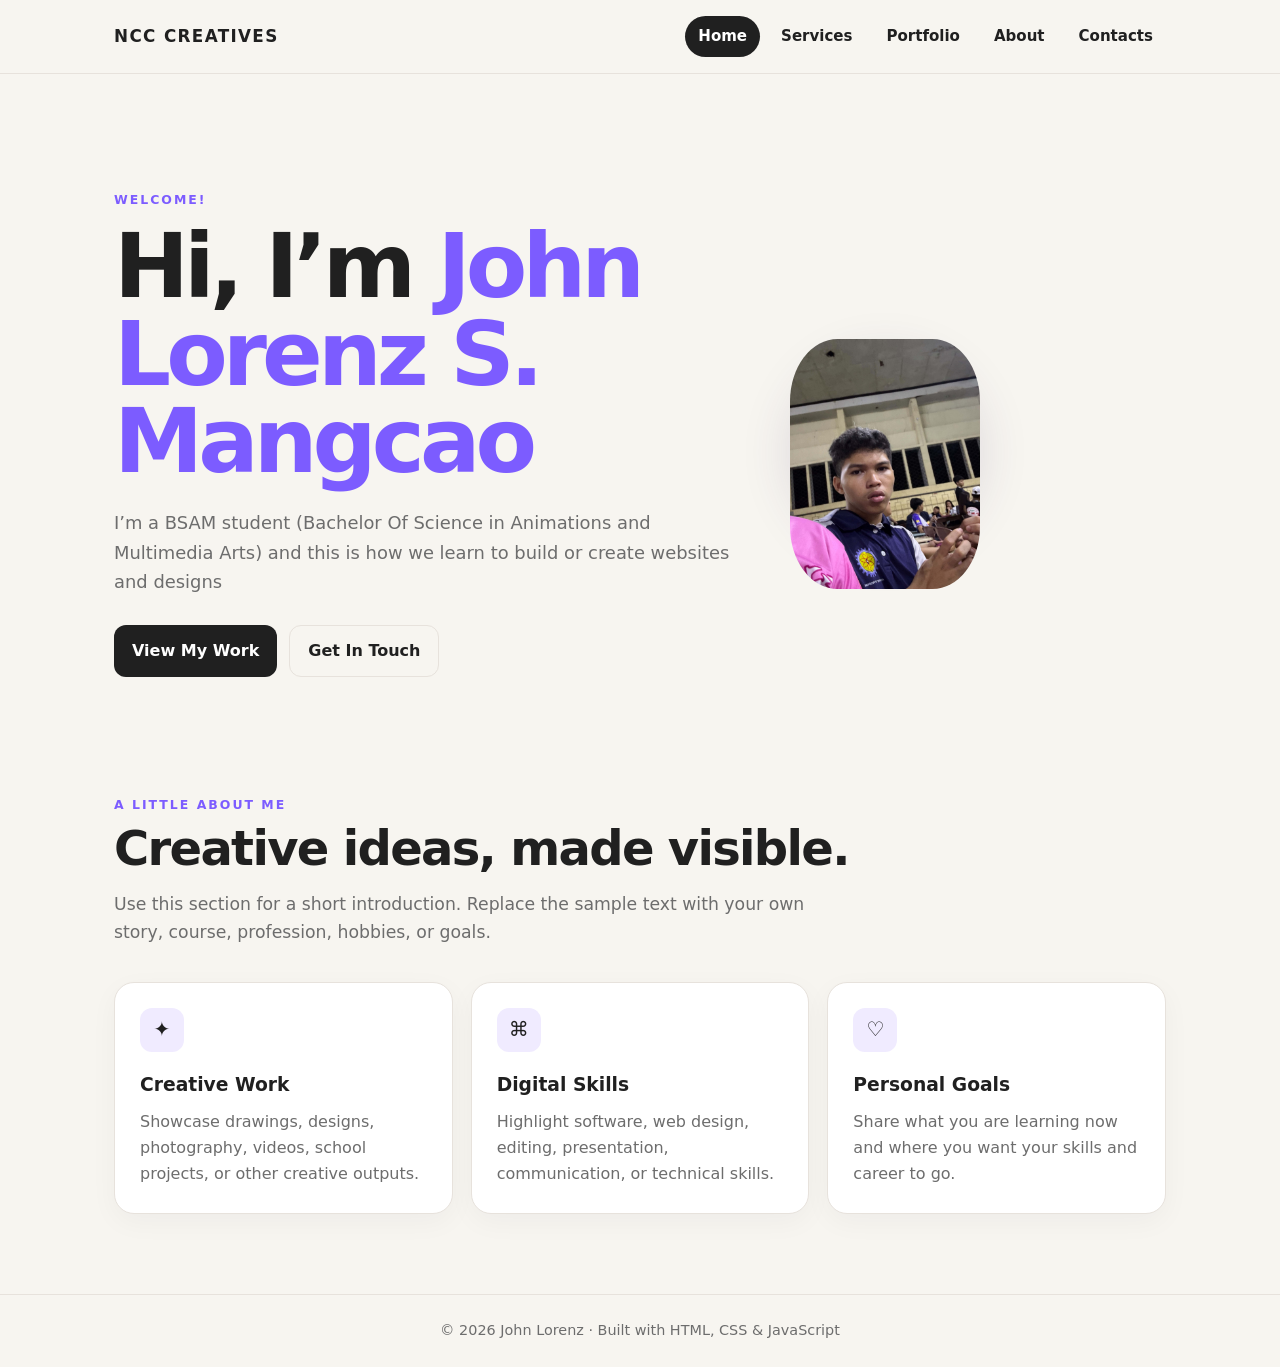
<file: index.html>
<!doctype html>
<html lang="en">
<head>
<meta charset="utf-8">
<meta name="viewport" content="width=device-width,initial-scale=1">
<meta name="description" content="Personal portfolio website">
<title>Home | NCC Creatives</title>
<link rel="stylesheet" href="assets/style.css">
</head>
<body data-page="home">
<header class="site-header">
  <div class="nav-wrap">
    <a class="brand" href="index.html">NCC CREATIVES</a>
    <nav class="nav" aria-label="Main navigation">
      <a data-page="home" href="index.html">Home</a>
      <a data-page="services" href="services.html">Services</a>
      <a data-page="portfolio" href="portfolio.html">Portfolio</a>
      <a data-page="about" href="about.html">About</a>
      <a data-page="contacts" href="contacts.html">Contacts</a>
    </nav>
  </div>
</header>
<style>
    .framed-circle {
        border-radius: 25%;
        width: 400px;
        height: 250px;
    }
</style>
<main>
<section class="hero">
  <div>
    <div class="eyebrow">Welcome!</div>
    <h1>Hi, I’m <span style="color:var(--accent)">John Lorenz S. Mangcao</span></h1>
    <p class="lead">I’m a BSAM student (Bachelor Of Science in Animations and Multimedia Arts) and this is how we learn to build or create websites and designs</p>
    <div class="actions">
      <a class="btn" href="portfolio.html">View My Work</a>
      <a class="btn alt" href="contacts.html">Get In Touch</a>
    </div>
  </div>
  <div><div class="avatar"><img src="mydingaling.jpg" alt="Framed Profile" class="framed-circle"></div></div>
</section>
<section>
  <div class="page-head"><div class="eyebrow">A little about me</div><h2>Creative ideas, made visible.</h2><p>Use this section for a short introduction. Replace the sample text with your own story, course, profession, hobbies, or goals.</p></div>
  <div class="grid">
    <div class="card"><div class="icon">✦</div><h3>Creative Work</h3><p>Showcase drawings, designs, photography, videos, school projects, or other creative outputs.</p></div>
    <div class="card"><div class="icon">⌘</div><h3>Digital Skills</h3><p>Highlight software, web design, editing, presentation, communication, or technical skills.</p></div>
    <div class="card"><div class="icon">♡</div><h3>Personal Goals</h3><p>Share what you are learning now and where you want your skills and career to go.</p></div>
  </div>
</section>
</main>
<footer>© <span id="year"></span> John Lorenz · Built with HTML, CSS & JavaScript</footer>
<script src="assets/script.js"></script>
</body>
</html>
</file>
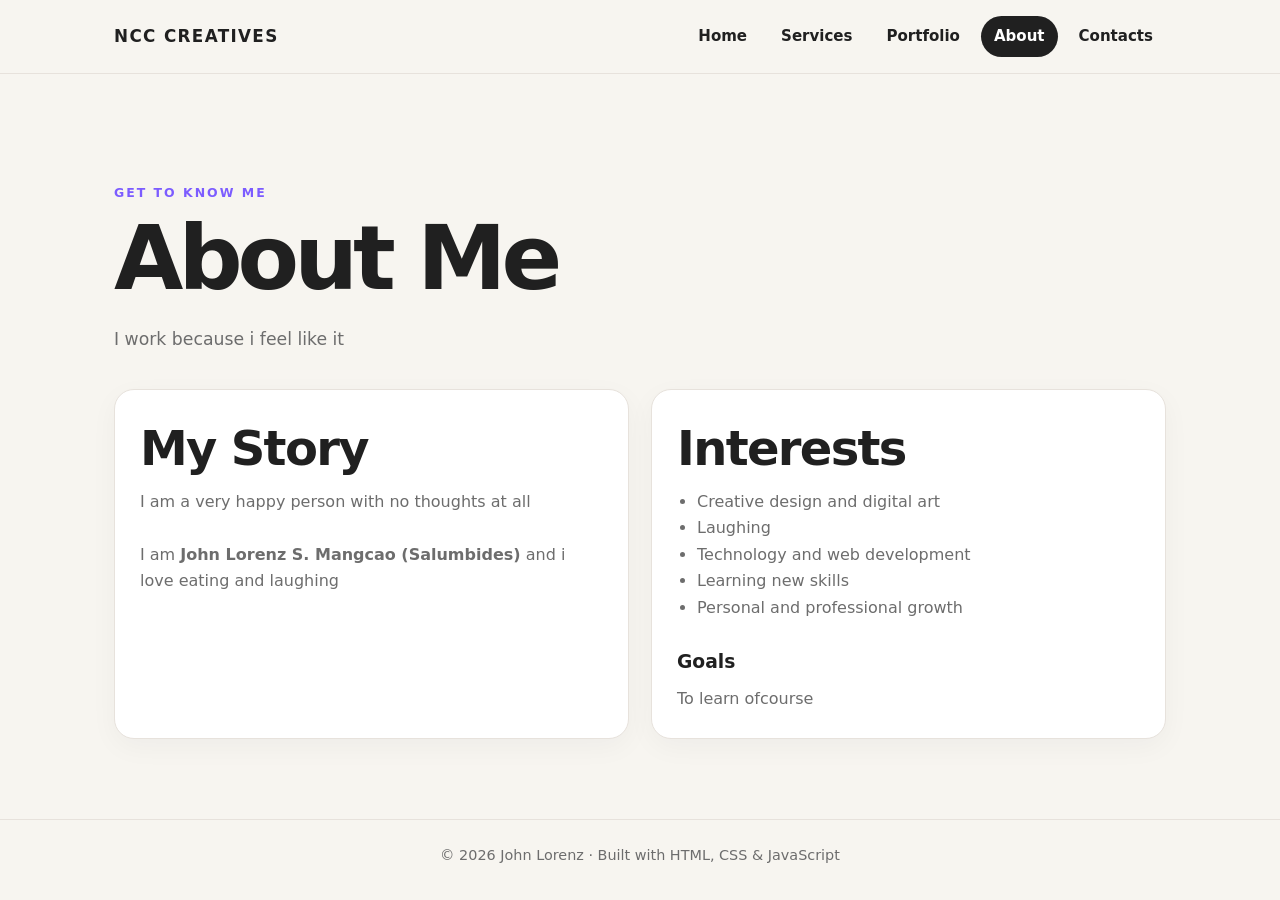
<file: about.html>
<!doctype html>
<html lang="en">
<head>
<meta charset="utf-8">
<meta name="viewport" content="width=device-width,initial-scale=1">
<meta name="description" content="Personal portfolio website">
<title>About | NCC Creatives</title>
<link rel="stylesheet" href="assets/style.css">
</head>
<body data-page="about">
<header class="site-header">
  <div class="nav-wrap">
    <a class="brand" href="index.html">NCC CREATIVES</a>
    <nav class="nav" aria-label="Main navigation">
      <a data-page="home" href="index.html">Home</a>
      <a data-page="services" href="services.html">Services</a>
      <a data-page="portfolio" href="portfolio.html">Portfolio</a>
      <a data-page="about" href="about.html">About</a>
      <a data-page="contacts" href="contacts.html">Contacts</a>
    </nav>
  </div>
</header>
<main>
<div class="page-head"><div class="eyebrow">Get to know me</div><h1>About Me</h1><p>I work because i feel like it</p></div>
<div class="about-grid">
  <div class="card"><h2>My Story</h2><p>I am a very happy person with no thoughts at all</p><br><p> I am <strong>John Lorenz S. Mangcao (Salumbides)</strong> and i love eating and laughing</p></div>
  <div class="card"><h2>Interests</h2><ul class="list"><li>Creative design and digital art</li><li>Laughing</li><li>Technology and web development</li><li>Learning new skills</li><li>Personal and professional growth</li></ul><br><h3>Goals</h3><p>To learn ofcourse</p></div>
</div>
</main>
<footer>© <span id="year"></span> John Lorenz · Built with HTML, CSS & JavaScript</footer>
<script src="assets/script.js"></script>
</body>
</html>
</file>
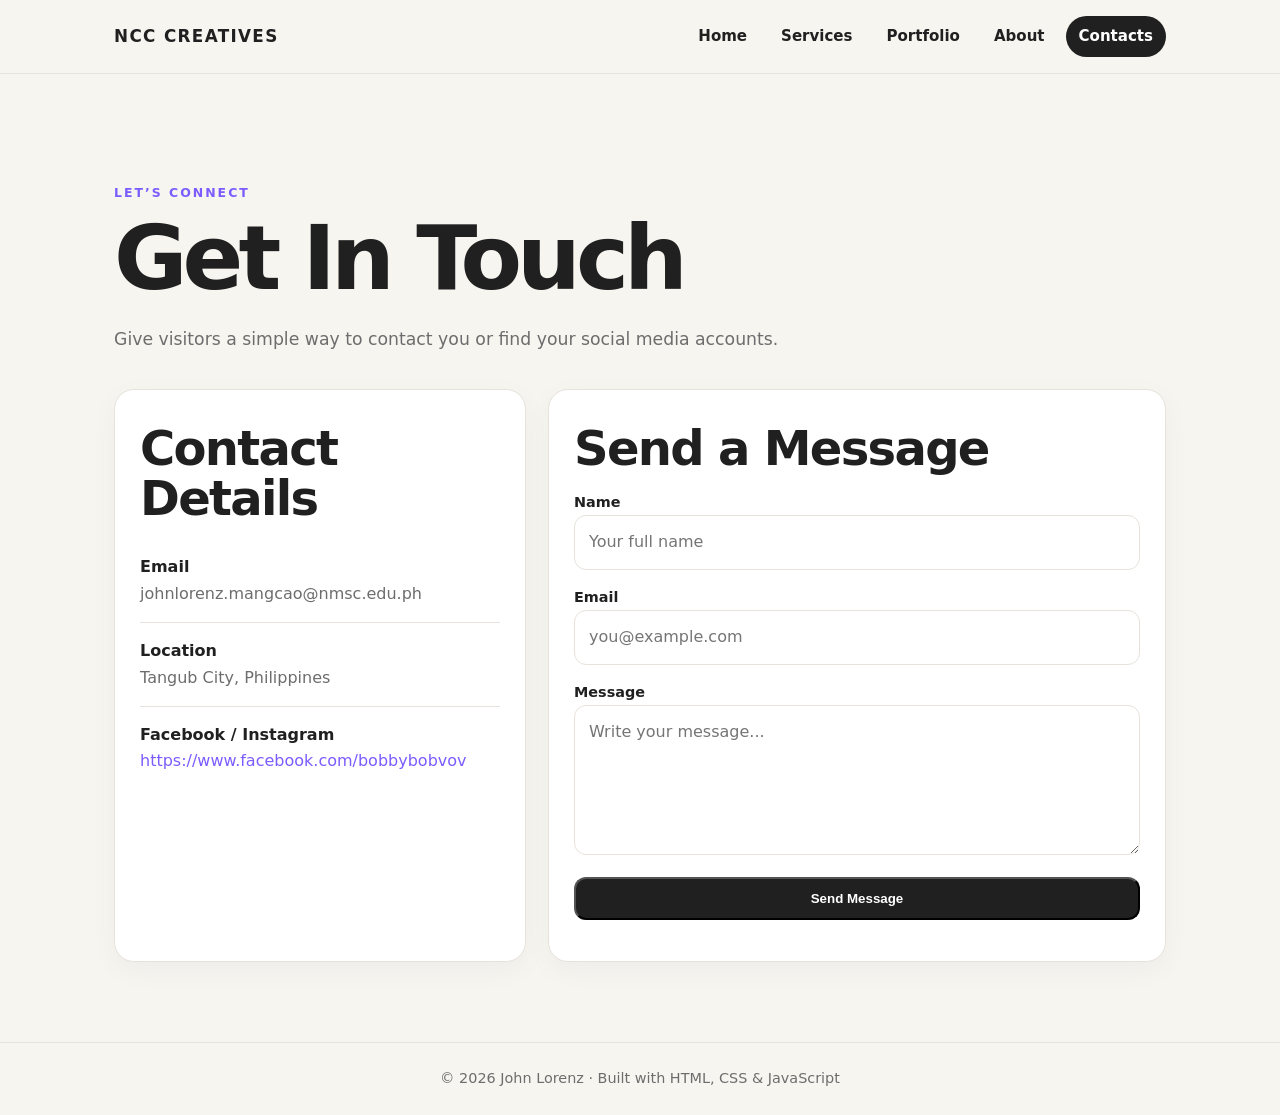
<file: contacts.html>
<!doctype html>
<html lang="en">
<head>
<meta charset="utf-8">
<meta name="viewport" content="width=device-width,initial-scale=1">
<meta name="description" content="Personal portfolio website">
<title>Contacts | NCC Creatives</title>
<link rel="stylesheet" href="assets/style.css">
</head>
<body data-page="contacts">
<header class="site-header">
  <div class="nav-wrap">
    <a class="brand" href="index.html">NCC CREATIVES</a>
    <nav class="nav" aria-label="Main navigation">
      <a data-page="home" href="index.html">Home</a>
      <a data-page="services" href="services.html">Services</a>
      <a data-page="portfolio" href="portfolio.html">Portfolio</a>
      <a data-page="about" href="about.html">About</a>
      <a data-page="contacts" href="contacts.html">Contacts</a>
    </nav>
  </div>
</header>
<main>
<div class="page-head"><div class="eyebrow">Let’s connect</div><h1>Get In Touch</h1><p>Give visitors a simple way to contact you or find your social media accounts.</p></div>
<div class="contact-grid">
  <div class="card">
    <h2>Contact Details</h2>
    <div class="contact-item"><strong>Email</strong><br><span style="color:var(--muted)">johnlorenz.mangcao@nmsc.edu.ph</span></div>
    <div class="contact-item"><strong>Location</strong><br><span style="color:var(--muted)">Tangub City, Philippines</span></div>
    <div class="contact-item"><strong>Facebook / Instagram</strong><br><a href="#" style="color:var(--accent)">https://www.facebook.com/bobbybobvov</a></div>
  </div>
  <div class="card">
    <h2>Send a Message</h2>
    <form id="contactForm">
      <div><label for="name">Name</label><input id="name" required placeholder="Your full name"></div>
      <div><label for="email">Email</label><input id="email" type="email" required placeholder="you@example.com"></div>
      <div><label for="message">Message</label><textarea id="message" required placeholder="Write your message..."></textarea></div>
      <button class="btn" type="submit">Send Message</button>
    </form>
    <p id="formStatus" class="note"></p>
  </div>
</div>
</main>
<footer>© <span id="year"></span> John Lorenz · Built with HTML, CSS & JavaScript</footer>
<script src="assets/script.js"></script>
</body>
</html>
</file>
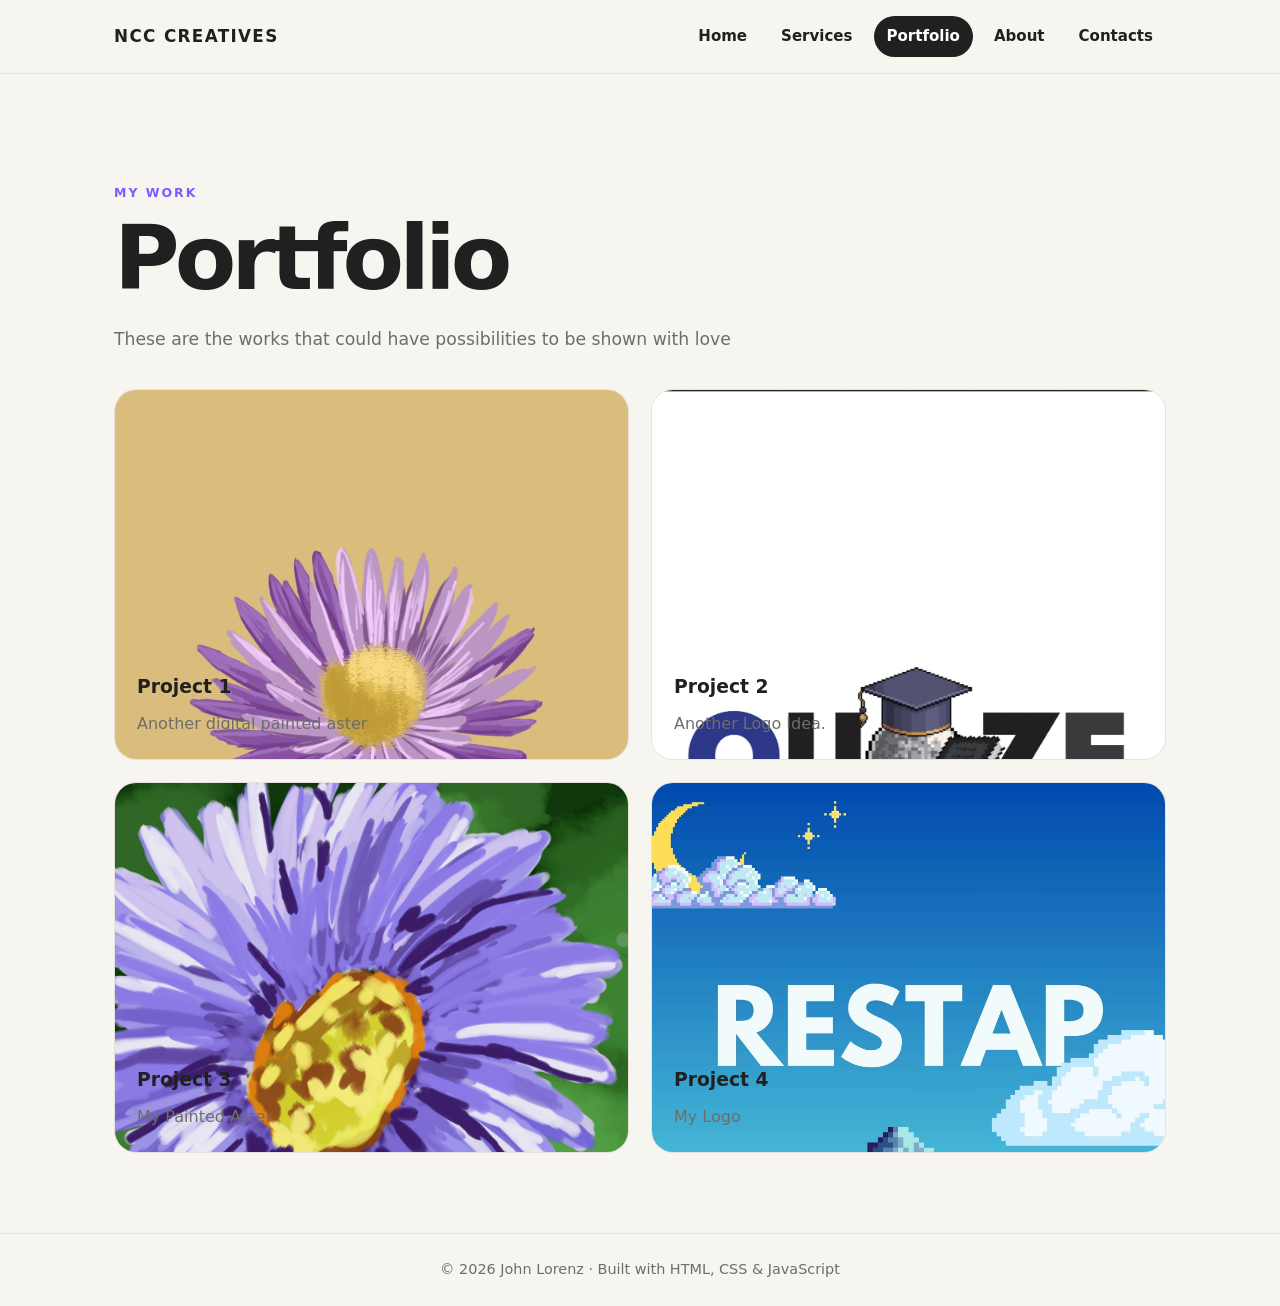
<file: portfolio.html>
<!doctype html>
<html lang="en">
<head>
<meta charset="utf-8">
<meta name="viewport" content="width=device-width,initial-scale=1">
<meta name="description" content="Personal portfolio website">
<title>Portfolio | NCC Creatives</title>
<link rel="stylesheet" href="assets/style.css">
</head>
<body data-page="portfolio">
<header class="site-header">
  <div class="nav-wrap">
    <a class="brand" href="index.html">NCC CREATIVES</a>
    <nav class="nav" aria-label="Main navigation">
      <a data-page="home" href="index.html">Home</a>
      <a data-page="services" href="services.html">Services</a>
      <a data-page="portfolio" href="portfolio.html">Portfolio</a>
      <a data-page="about" href="about.html">About</a>
      <a data-page="contacts" href="contacts.html">Contacts</a>
    </nav>
  </div>
</header>
<main>
<div class="page-head"><div class="eyebrow">My work</div><h1>Portfolio</h1><p> These are the works that could have possibilities to be shown with love </p></div>
<div class="portfolio">
  <article class="project"><div class="project-art"><img src="Flower.jpg"></div><div class="project-body"><h3>Project 1</h3><p>Another digital painted aster</p></div></article>
  <article class="project"><div class="project-art"><img src="Balls.jpg" alt=""></div><div class="project-body"><h3>Project 2</h3><p>Another Logo Idea.</p></div></article>
  <article class="project"><div class="project-art"><img src="thing.jpg" alt=""></div><div class="project-body"><h3>Project 3</h3><p>My Painted Aster</p></div></article>
  <article class="project"><div class="project-art"><img src="sack.jpg" alt=""></div><div class="project-body"><h3>Project 4</h3><p>My Logo</p></div></article>
</div>
</main>
<footer>© <span id="year"></span> John Lorenz · Built with HTML, CSS & JavaScript</footer>
<script src="assets/script.js"></script>
</body>
</html>
</file>
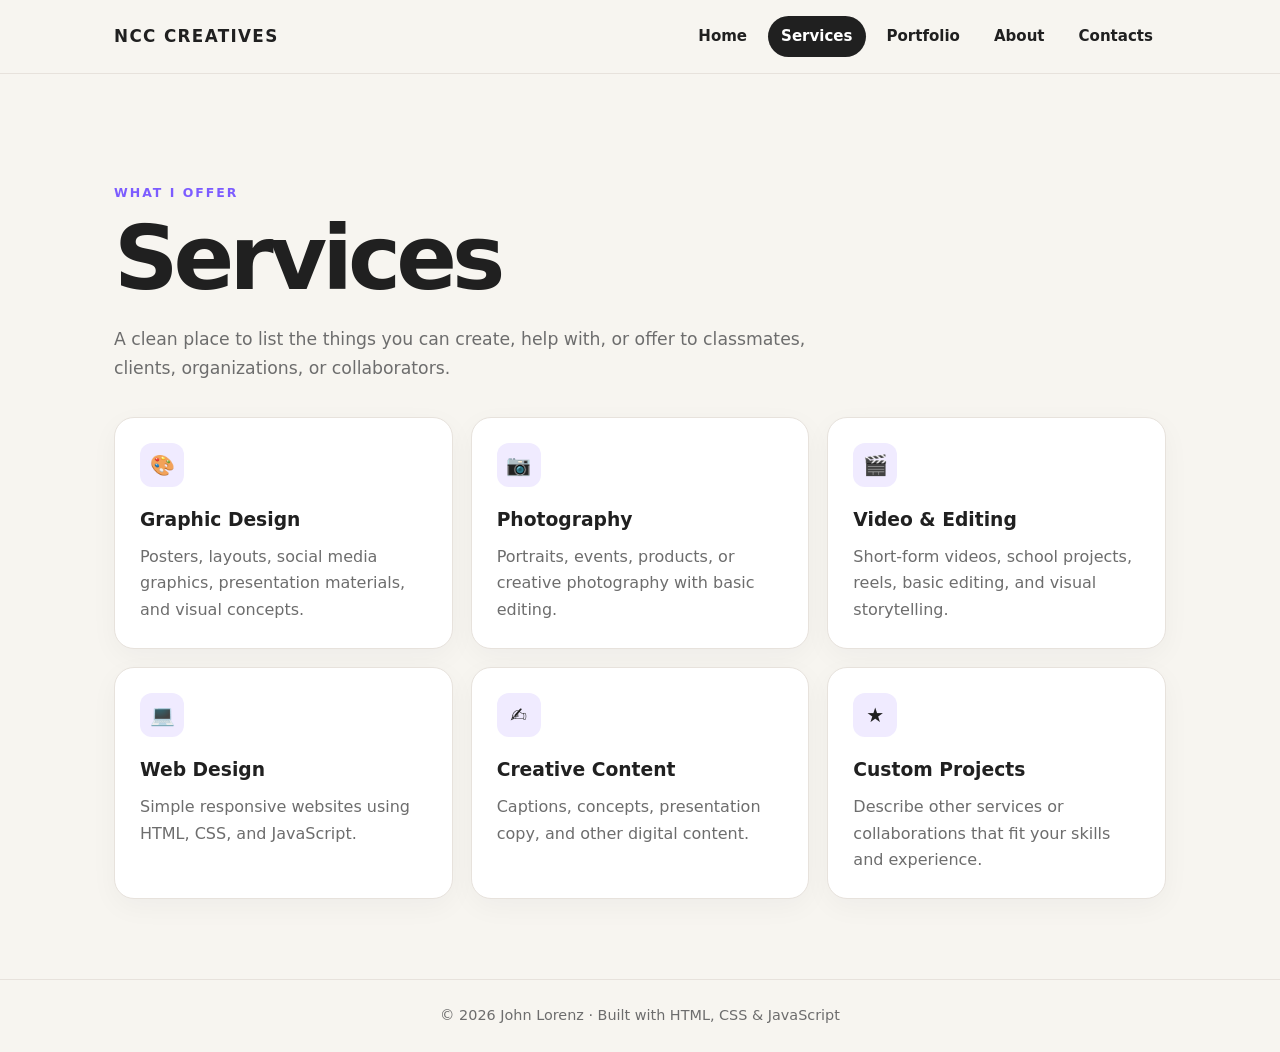
<file: services.html>
<!doctype html>
<html lang="en">
<head>
<meta charset="utf-8">
<meta name="viewport" content="width=device-width,initial-scale=1">
<meta name="description" content="Personal portfolio website">
<title>Services | NCC Creatives</title>
<link rel="stylesheet" href="assets/style.css">
</head>
<body data-page="services">
<header class="site-header">
  <div class="nav-wrap">
    <a class="brand" href="index.html">NCC CREATIVES</a>
    <nav class="nav" aria-label="Main navigation">
      <a data-page="home" href="index.html">Home</a>
      <a data-page="services" href="services.html">Services</a>
      <a data-page="portfolio" href="portfolio.html">Portfolio</a>
      <a data-page="about" href="about.html">About</a>
      <a data-page="contacts" href="contacts.html">Contacts</a>
    </nav>
  </div>
</header>
<main>
<div class="page-head"><div class="eyebrow">What I offer</div><h1>Services</h1><p>A clean place to list the things you can create, help with, or offer to classmates, clients, organizations, or collaborators.</p></div>
<div class="grid">
  <div class="card"><div class="icon">🎨</div><h3>Graphic Design</h3><p>Posters, layouts, social media graphics, presentation materials, and visual concepts.</p></div>
  <div class="card"><div class="icon">📷</div><h3>Photography</h3><p>Portraits, events, products, or creative photography with basic editing.</p></div>
  <div class="card"><div class="icon">🎬</div><h3>Video & Editing</h3><p>Short-form videos, school projects, reels, basic editing, and visual storytelling.</p></div>
  <div class="card"><div class="icon">💻</div><h3>Web Design</h3><p>Simple responsive websites using HTML, CSS, and JavaScript.</p></div>
  <div class="card"><div class="icon">✍</div><h3>Creative Content</h3><p>Captions, concepts, presentation copy, and other digital content.</p></div>
  <div class="card"><div class="icon">★</div><h3>Custom Projects</h3><p>Describe other services or collaborations that fit your skills and experience.</p></div>
</div>
</main>
<footer>© <span id="year"></span> John Lorenz · Built with HTML, CSS & JavaScript</footer>
<script src="assets/script.js"></script>
</body>
</html>
</file>
<file: assets/style.css>
:root{
  --bg:#f7f5f0;
  --surface:#ffffff;
  --text:#202020;
  --muted:#6d6d6d;
  --accent:#7c5cff;
  --accent2:#ff7aa2;
  --border:#e7e2dc;
  --shadow:0 14px 40px rgba(30,25,45,.08);
}
*{box-sizing:border-box;margin:0;padding:0}
html{scroll-behavior:smooth}
body{
  font-family:Inter,system-ui,-apple-system,BlinkMacSystemFont,"Segoe UI",sans-serif;
  background:var(--bg);color:var(--text);line-height:1.65;
}
a{color:inherit;text-decoration:none}
img{max-width:100%;display:block}
.site-header{
  position:sticky;top:0;z-index:20;background:rgba(247,245,240,.92);
  backdrop-filter:blur(12px);border-bottom:1px solid var(--border);
}
.nav-wrap{
  max-width:1100px;margin:auto;padding:16px 24px;display:flex;
  align-items:center;justify-content:space-between;gap:24px;
}
.brand{font-weight:900;letter-spacing:.08em;font-size:1.05rem}
.nav{display:flex;gap:8px;flex-wrap:wrap}
.nav a{padding:8px 13px;border-radius:999px;font-weight:650;font-size:.94rem}
.nav a:hover,.nav a.active{background:var(--text);color:#fff}
main{max-width:1100px;margin:auto;padding:54px 24px 80px}
.hero{
  min-height:68vh;display:grid;grid-template-columns:1.25fr .75fr;
  align-items:center;gap:48px;
}
.eyebrow{text-transform:uppercase;letter-spacing:.16em;font-weight:800;color:var(--accent);font-size:.78rem}
h1{font-size:clamp(2.7rem,7vw,5.6rem);line-height:.98;letter-spacing:-.055em;margin:12px 0 22px}
h2{font-size:clamp(2rem,4vw,3rem);line-height:1.05;margin:8px 0 16px;letter-spacing:-.035em}
h3{margin-bottom:8px}
.lead{font-size:1.12rem;color:var(--muted);max-width:680px}
.actions{display:flex;gap:12px;flex-wrap:wrap;margin-top:28px}
.btn{
  display:inline-flex;align-items:center;justify-content:center;padding:12px 18px;
  border-radius:12px;background:var(--text);color:#fff;font-weight:750;
}
.btn.alt{background:transparent;color:var(--text);border:1px solid var(--border)}
.btn:hover{transform:translateY(-1px);box-shadow:var(--shadow)}
.profile-card{
  background:linear-gradient(145deg,#eee8ff,#ffe7ef);border-radius:32px;
  min-height:390px;display:flex;align-items:center;justify-content:center;
  box-shadow:var(--shadow);padding:28px;
}
.avatar{
  width:190px;height:190px;border-radius:50%;display:grid;place-items:center;
  background:#fff;font-size:4.5rem;font-weight:900;color:var(--accent);
  box-shadow:0 18px 50px rgba(70,45,100,.15);
}
.page-head{padding:55px 0 35px}
.page-head p{max-width:720px;color:var(--muted);font-size:1.08rem}
.grid{display:grid;grid-template-columns:repeat(3,1fr);gap:18px}
.card{
  background:var(--surface);border:1px solid var(--border);border-radius:20px;
  padding:25px;box-shadow:0 8px 28px rgba(30,25,45,.04);
}
.card p{color:var(--muted)}
.icon{
  width:44px;height:44px;border-radius:12px;background:#f0ebff;
  display:grid;place-items:center;margin-bottom:18px;font-size:1.25rem;
}
.portfolio{display:grid;grid-template-columns:repeat(2,1fr);gap:22px}
.project{
  background:var(--surface);border:1px solid var(--border);border-radius:22px;overflow:hidden;
}
.project-art{
  height:260px;display:grid;place-items:center;font-size:4rem;font-weight:900;
  background:linear-gradient(135deg,#ded7ff,#ffdbe8);
}
.project:nth-child(2) .project-art{background:linear-gradient(135deg,#dff6ec,#d8e8ff)}
.project:nth-child(3) .project-art{background:linear-gradient(135deg,#ffe8c8,#ffd5d5)}
.project:nth-child(4) .project-art{background:linear-gradient(135deg,#d7efff,#e7dcff)}
.project-body{padding:22px}
.project-body p{color:var(--muted)}
.about-grid{display:grid;grid-template-columns:1fr 1fr;gap:22px}
.list{padding-left:20px;color:var(--muted)}
.contact-grid{display:grid;grid-template-columns:.8fr 1.2fr;gap:22px}
.contact-item{padding:15px 0;border-bottom:1px solid var(--border)}
.contact-item:last-child{border-bottom:0}
form{display:grid;gap:14px}
label{font-weight:750;font-size:.9rem}
input,textarea{
  width:100%;padding:13px 14px;border:1px solid var(--border);border-radius:12px;
  font:inherit;background:#fff;outline:none;
}
input:focus,textarea:focus{border-color:var(--accent);box-shadow:0 0 0 3px #7c5cff22}
textarea{min-height:150px;resize:vertical}
footer{border-top:1px solid var(--border);padding:24px;text-align:center;color:var(--muted);font-size:.9rem}
.note{margin-top:16px;font-size:.88rem;color:var(--muted)}
@media(max-width:760px){
  .nav-wrap{align-items:flex-start;flex-direction:column}
  .nav{width:100%;overflow:auto;flex-wrap:nowrap;padding-bottom:3px}
  .hero,.about-grid,.contact-grid{grid-template-columns:1fr}
  .grid,.portfolio{grid-template-columns:1fr}
  main{padding-top:28px}
  .hero{min-height:auto;padding:30px 0 55px}
}
</file>
